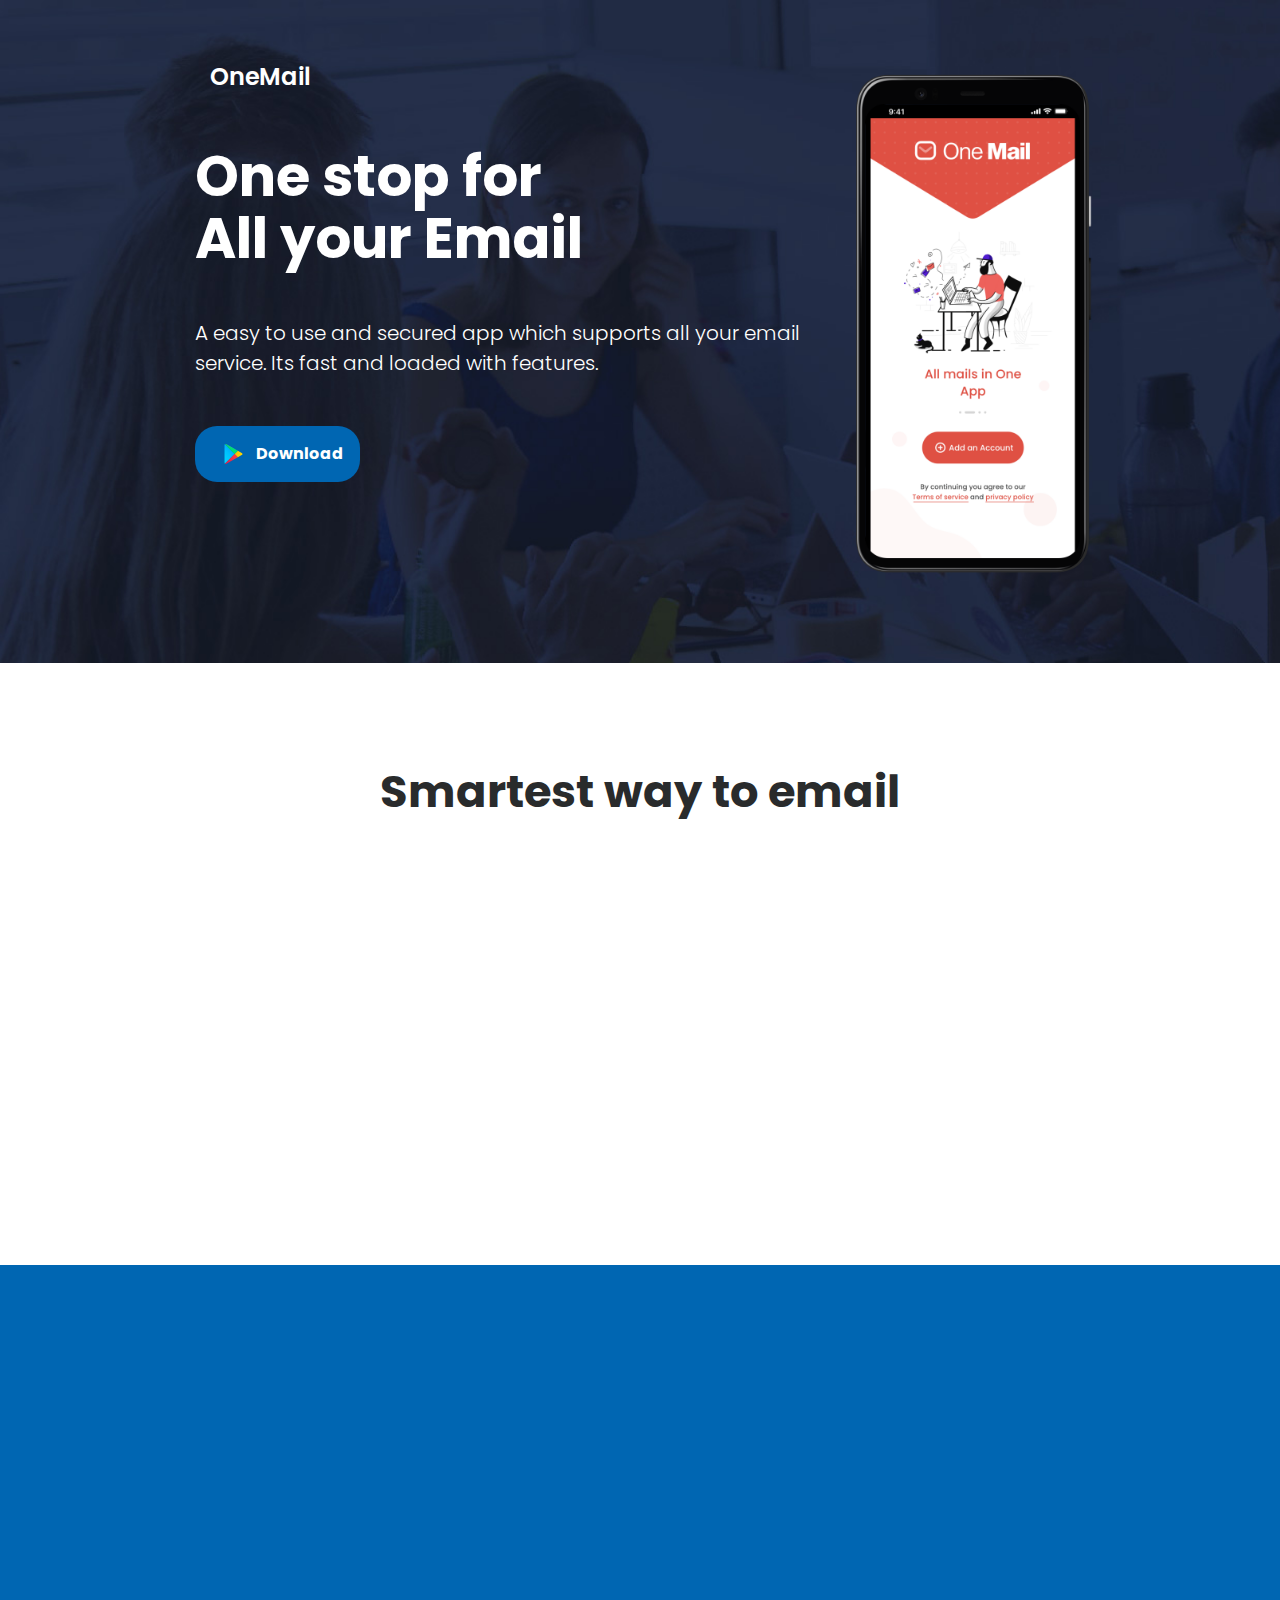
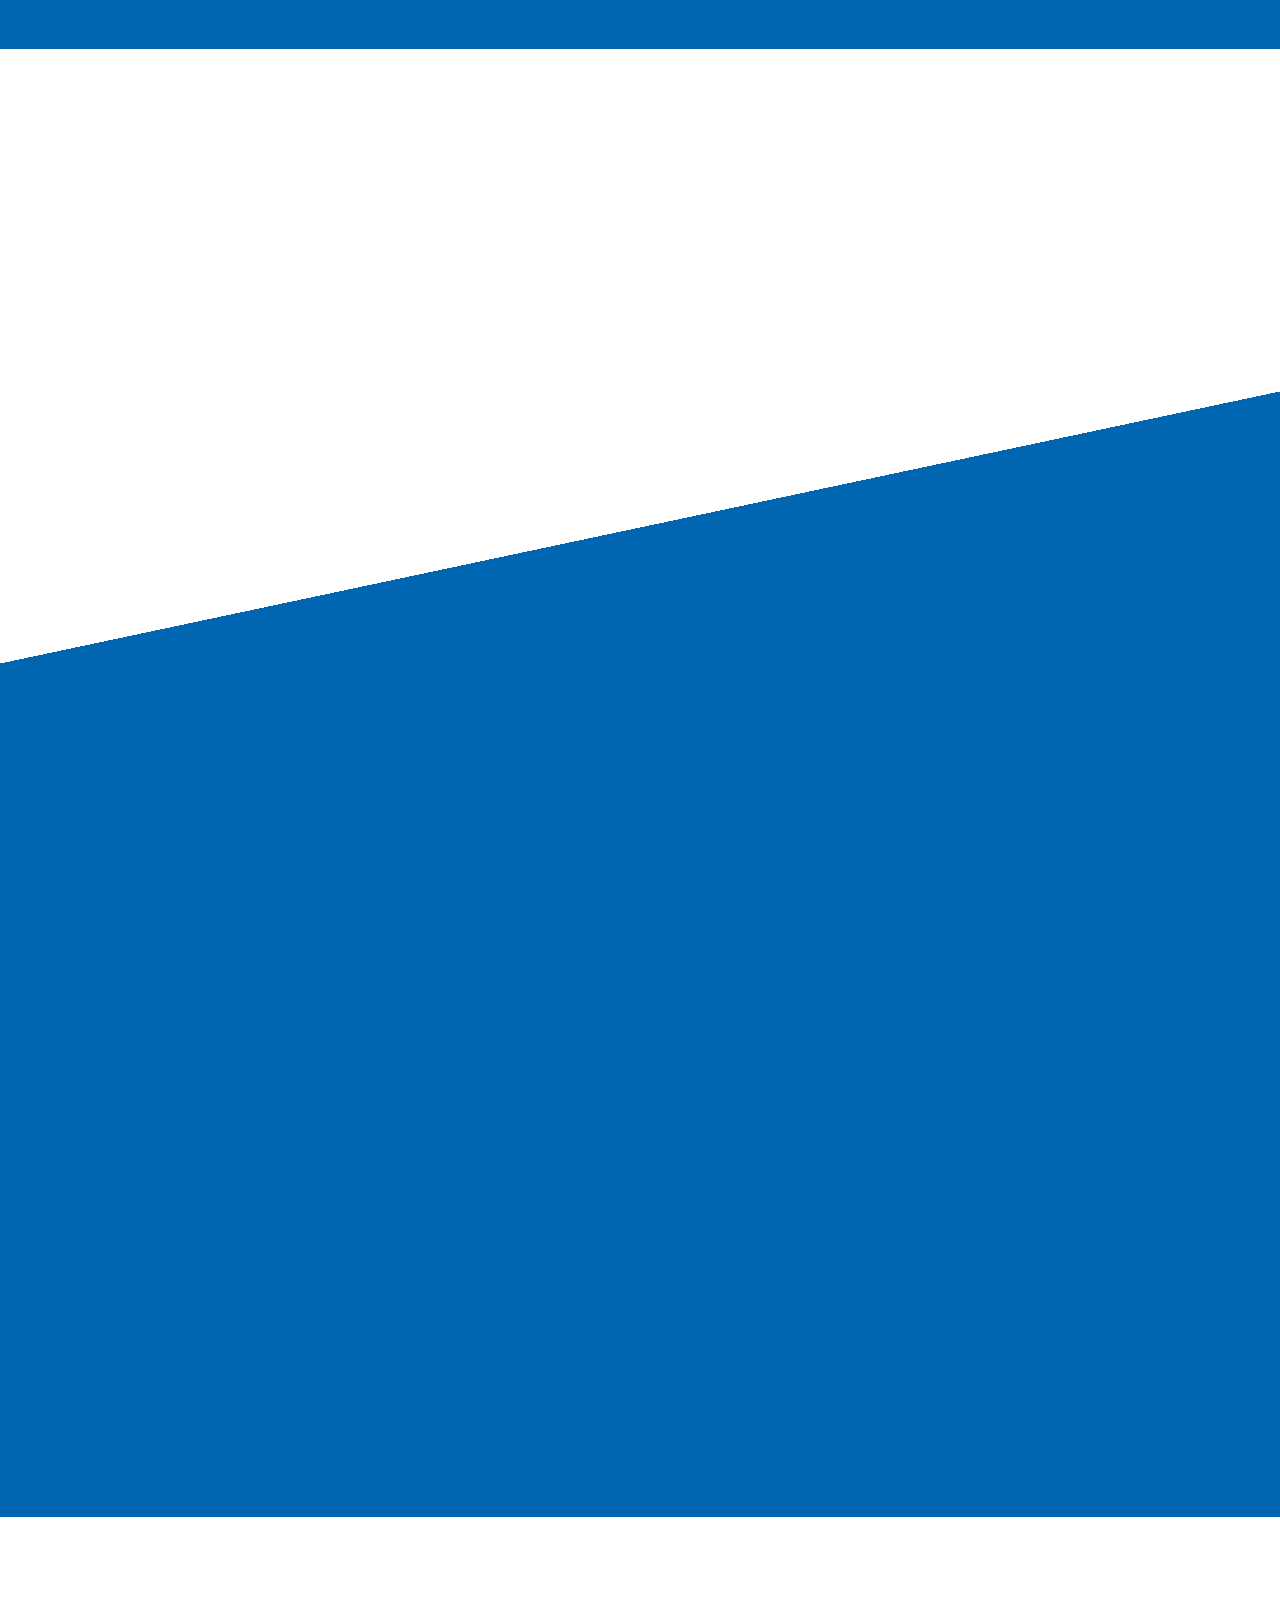
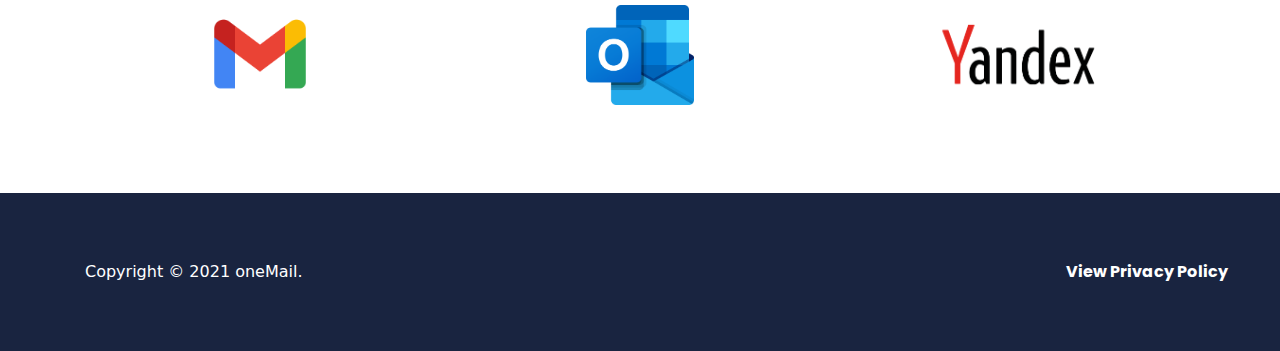
<file: index.html>
<!DOCTYPE html>
<html lang="zh-TW">

<head>
    <meta charset="UTF-8">
    <meta name="viewport" content="width=device-width, initial-scale=1, shrink-to-fit=no">
    <title>oneMail</title>
    <meta name="title" content="oneMail">
    <meta name="description" content="oneMail for all your emails">
    <link rel="stylesheet" href="css/custom.css">
    <link rel="stylesheet" href="css/bootstrap.min.css">
    <link rel="stylesheet" href="font-awesome-4.7.0/css/font-awesome.min.css">
    <link rel="preconnect" href="https://fonts.googleapis.com">
    <link rel="preconnect" href="https://fonts.gstatic.com" crossorigin>
    <link href="https://fonts.googleapis.com/css2?family=Poppins:wght@500&display=swap" rel="stylesheet">
    <link rel="stylesheet" href="css/aos.css">
    <link rel="icon" type="image/png" href="img/logo.png">
</head>

<body>
    <!-- banner -->
    <div class="jumbotron jumbotron-fluid" id="banner" style="background-image: url(img/banner-bk.jpg);">
        <div class="container">
            <div class="row">
                <div class="col-md-1">
                </div>
                <div class="col-md-7">
                    <div class="container text-center text-md-left">
                        <header>
                            <div class="col-md-2">
                                <h4 style="color: white;font-family: 'Poppins', sans-serif; font-weight: 600;">
                                    OneMail
                                </h4>
                            </div>
                        </header>
                        <h1 data-aos="fade" data-aos-easing="linear" data-aos-duration="1000" data-aos-once="true"
                            style="font-family: 'Poppins', sans-serif;"
                            class="display-4 text-white font-weight-bold my-5">
                            One stop for <br>
                            All your Email
                        </h1>
                        <p data-aos="fade" data-aos-easing="linear" data-aos-duration="1000" data-aos-once="true"
                            class="lead text-white my-4" style="font-family: 'Poppins', sans-serif;">
                            A easy to use and secured app which supports all your email
                            <br>
                            service. Its fast and loaded with features.
                        </p>
                        <a href="https://play.google.com/store/apps/details?id=smart.email.allmail.inbox" target="_blank" data-aos="fade" data-aos-easing="linear" data-aos-duration="1000"
                            data-aos-once="true" class="btn my-4 font-weight-bold atlas-cta cta-green"
                            style="font-family: 'Poppins', sans-serif; color: white;">
                            <div class="row my-auto">
                                <img src="img/store.svg" alt="" srcset="" style="height: 30px;">
                                <div class="align-self-center">
                                    Download
                                </div>
                            </div>
                        </a>
                    </div>
                </div>
                <div class="col-md-3">
                    <img src="img/landing.png" alt="" class="mx-auto">
                </div>
                <div class="col-md-3"></div>
            </div>
        </div>
    </div>

    <!-- three-blcok -->

    <div class="container my-5 py-2">
        <h2 class="text-center font-weight-bold my-5" style="font-family: 'Poppins', sans-serif;">Smartest way to
            email
        </h2>
        <div class="row">
            <div data-aos="fade-up" data-aos-delay="0" data-aos-duration="1000" data-aos-once="true"
                class="col-md-4 text-center">
                <img src="img/newsletter.png" alt="Anti-spam" class="mx-auto d-block" style="height: 250px;">
                <h4 style="font-family: 'Poppins', sans-serif; padding-top: 20px;">Manage your Tasks</h4>
                <p style="font-size: 16px; font-family: 'Poppins'; ">Get all your tasks in one place.</p>
            </div>
            <div data-aos="fade-up" data-aos-delay="200" data-aos-duration="1000" data-aos-once="true"
                class="col-md-4 text-center">
                <img src="img/working.png" alt="Phishing Detect" class="mx-auto d-block" style="height: 250px;">
                <h4 style="font-family: 'Poppins', sans-serif; padding-top: 20px;">All Mail in one App</h4>
                <p style="font-size: 16px; font-family: 'Poppins'; ">Add and Manage all your emails in one go</p>
            </div>
            <div data-aos="fade-up" data-aos-delay="400" data-aos-duration="1000" data-aos-once="true"
                class="col-md-4 text-center">
                <img src="img/growth.png" alt="Smart Scan" class="mx-auto d-block" style="height: 250px;">
                <h4 style="font-family: 'Poppins', sans-serif; padding-top: 20px;">Get Quick Mails views</h4>
                <p style="font-size: 16px; font-family: 'Poppins'; ">Get all important attactments easily.</p>
            </div>
        </div>
    </div>

    <div style="background-color: #0066b2;">
        <div class="container my-5 py-2">
            <div class="row">
                <div data-aos="fade-up" data-aos-delay="600" data-aos-duration="1000" data-aos-once="true"
                    class="col-md-4 text-center">
                    <img src="img/1.png" alt="Anti-spam" class="mx-auto d-block" style="height: 250px;">
                    <h4 style="font-family: 'Poppins', sans-serif; padding-top: 20px; color: white;">
                        Clean Design
                    </h4>
                    <p style="font-size: 16px; font-family: 'Poppins'; color: white;">Simple and easy to use
                        interface.<br>Get all important emails seprately
                    </p>
                </div>
                <div data-aos="fade-up" data-aos-delay="800" data-aos-duration="1000" data-aos-once="true"
                    class="col-md-4 text-center">
                    <img src="img/2.png" alt="Phishing Detect" class="mx-auto d-block"
                        style="height: 250px; color: white;">
                    <h4 style="font-family: 'Poppins', sans-serif; padding-top: 20px;color: white;">
                        Templates
                    </h4>
                    <p style="font-size: 16px; font-family: 'Poppins'; color: white;">
                        Make quick conversation
                        through email using templates
                    </p>
                </div>
                <div data-aos="fade-up" data-aos-delay="1000" data-aos-duration="1000" data-aos-once="true"
                    class="col-md-4 text-center">
                    <img src="img/3.png" alt="Smart Scan" class="mx-auto d-block" style="height: 250px;">
                    <h4 style="font-family: 'Poppins', sans-serif; padding-top: 20px;color: white;">
                        Downloads
                    </h4>
                    <p style="font-size: 16px; font-family: 'Poppins'; color: white;">
                        Manage all your attachments in
                        one place
                    </p>
                </div>
            </div>
        </div>
    </div>

    <div class="jumbotron jumbotron-fluid feature" id="feature-first">
        <div class="container my-5">
            <div class="row justify-content-between text-center text-md-left">
                <div data-aos="fade-right" data-aos-duration="1000" data-aos-once="true" class="col-md-6">
                    <h2 class="font-weight-bold" style="font-family: 'poppins';">Take a look inside</h2>
                    <p class="my-4" style="font-family: 'poppins';">Traffic compression brings your messages into
                        your
                        mailbox quickly. So you can use your data plan for other things, like watching that cool
                        video.
                        <br><br> Brings your email in superfast even if the number of messages and contacts you have
                        grows to an amazing size.
                    </p>
                </div>
                <div data-aos="fade-left" data-aos-duration="1000" data-aos-once="true"
                    class="col-md-3 align-self-center">
                    <img src="img/inbox.png" alt="Take a look inside" class="mx-auto img-fluid">
                </div>
            </div>
        </div>
    </div>

    <div class="jumbotron jumbotron-fluid feature" id="feature-last">
        <div class="container">
            <div class="row justify-content-between text-center text-md-left">
                <div data-aos="fade-left" data-aos-duration="1000" data-aos-once="true" class="col-md-6 flex-md-last">
                    <h2 class="font-weight-bold" style="color: white; font-family: 'poppins';">Safe and reliable
                    </h2>
                    <p class="my-4" style="color: white; font-family: 'poppins';">
                        Import your contacts from all your email accounts. Access frequent contacts easily. Start
                        typing
                        name or email and myMail will suggest best matching contacts from all of your address book.

                        <br> <br>Share all those party photos with a few taps! Pick a bunch of pictures from your
                        photo
                        gallery all at once.
                    </p>
                </div>
                <div data-aos="fade-right" data-aos-duration="1000" data-aos-once="true"
                    class="col-md-3 align-self-center flex-md-first">
                    <img src="img/contacts.png" alt="Safe and reliable" class="mx-auto d-block">
                </div>
            </div>
        </div>
    </div>

    <div class="jumbotron jumbotron-fluid" style="background-color: white;">
        <div class="container">
            <div class="row">
                <div class="col-sm-4 col-md-4 py-4 align-self-center">
                    <img src="img/gmail.png" class="mx-auto d-block" style="height: 100px;">
                </div>
                <div class="col-sm-4 col-md-4 py-4 align-self-center">
                    <img src="img/outlook.png" class="mx-auto d-block" style="height: 100px;">
                </div>
                <div class="col-sm-4 col-md-4 py-4 align-self-center">
                    <img src="img/yandex.png" class="mx-auto d-block" style="height: 100px;">
                </div>
            </div>
        </div>
    </div>

    <div class="jumbotron jumbotron-fluid" id="copyright">
        <div class="container">
            <div class="row justify-content-between">
                <div class="col-md-10 col-sm-12 text-white align-self-center text-center text-md-left my-2">
                    Copyright © 2021 oneMail.
                </div>
                <div class="col-md-2 col-sm-12">
                    <a href="/privacyPolicy.html" class="btn my-4 font-weight-bold atlas-cta" style="font-family: 'Poppins', sans-serif; color: white;">
                        View Privacy Policy
                    </a>
                </div>
            </div>
        </div>
    </div>

    <script src="js/aos.js"></script>
    <script>
        AOS.init({
        });
    </script>
</body>

</html>
</file>
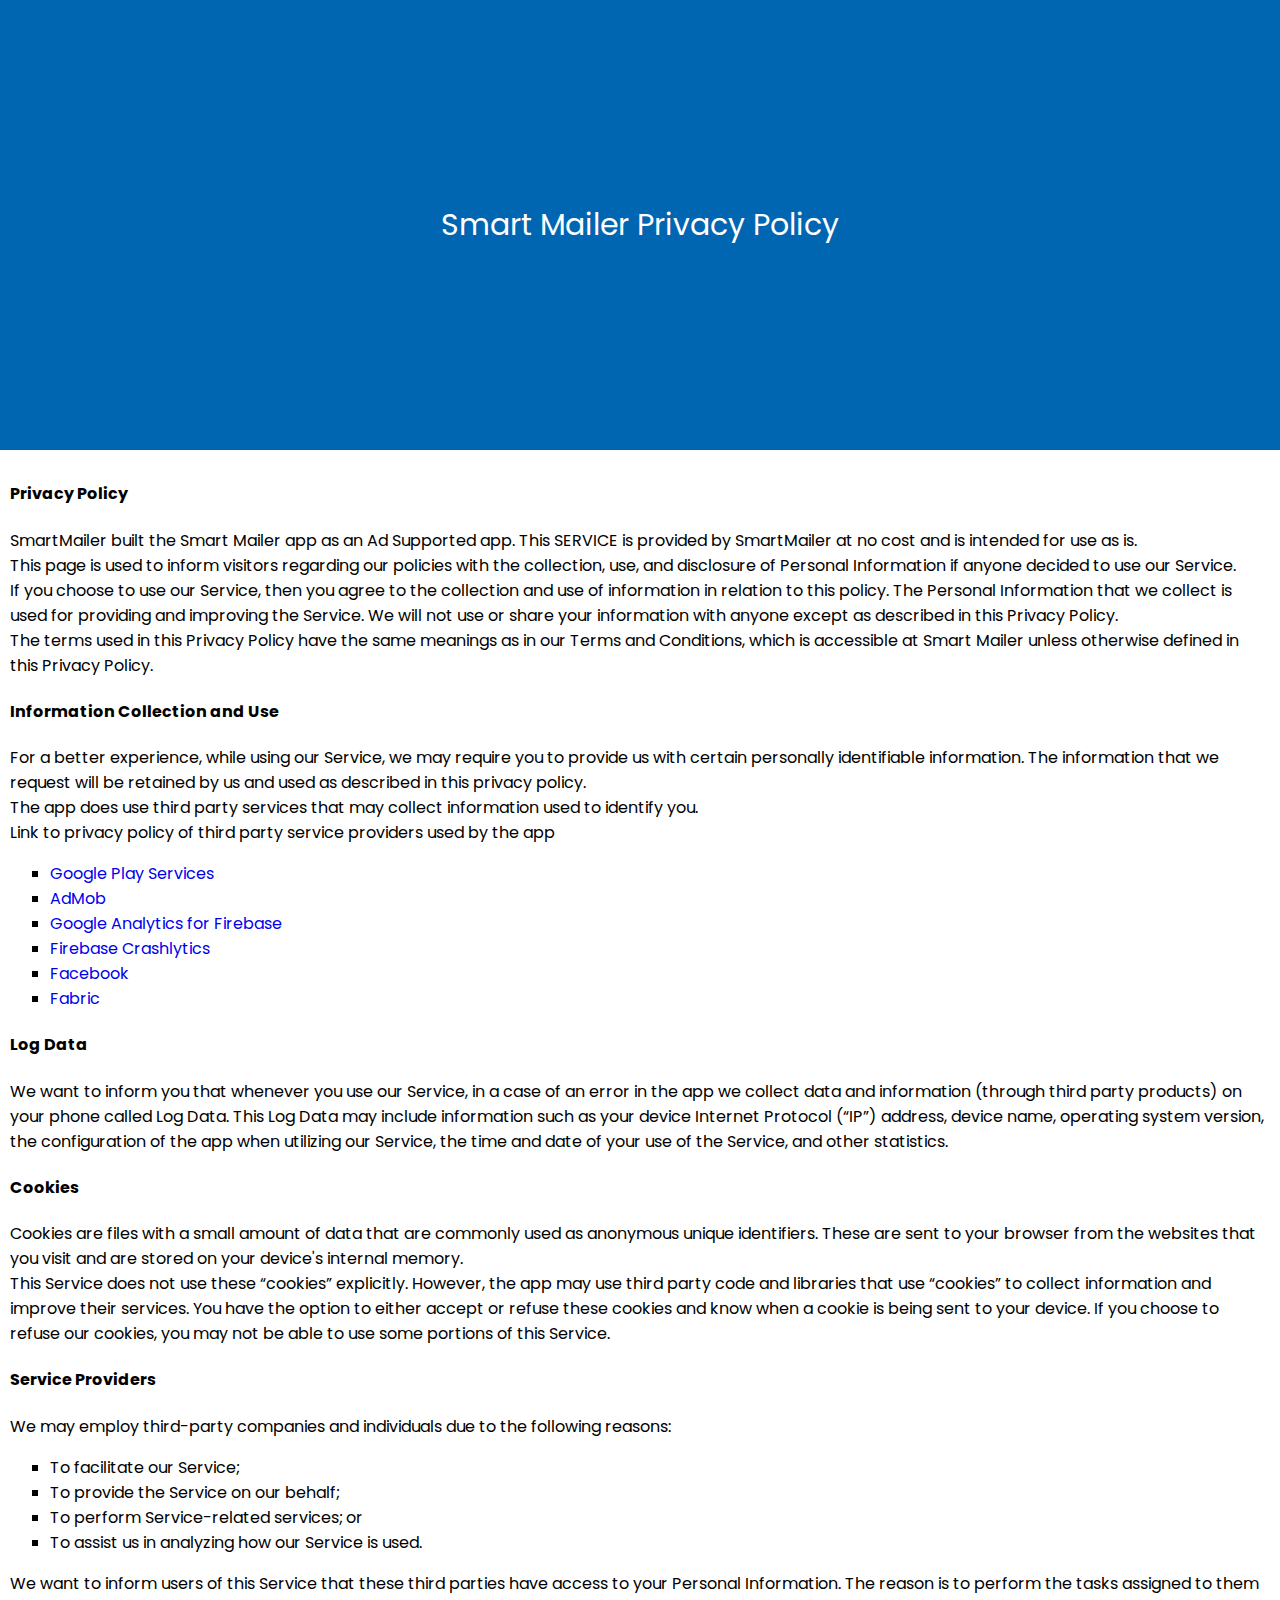
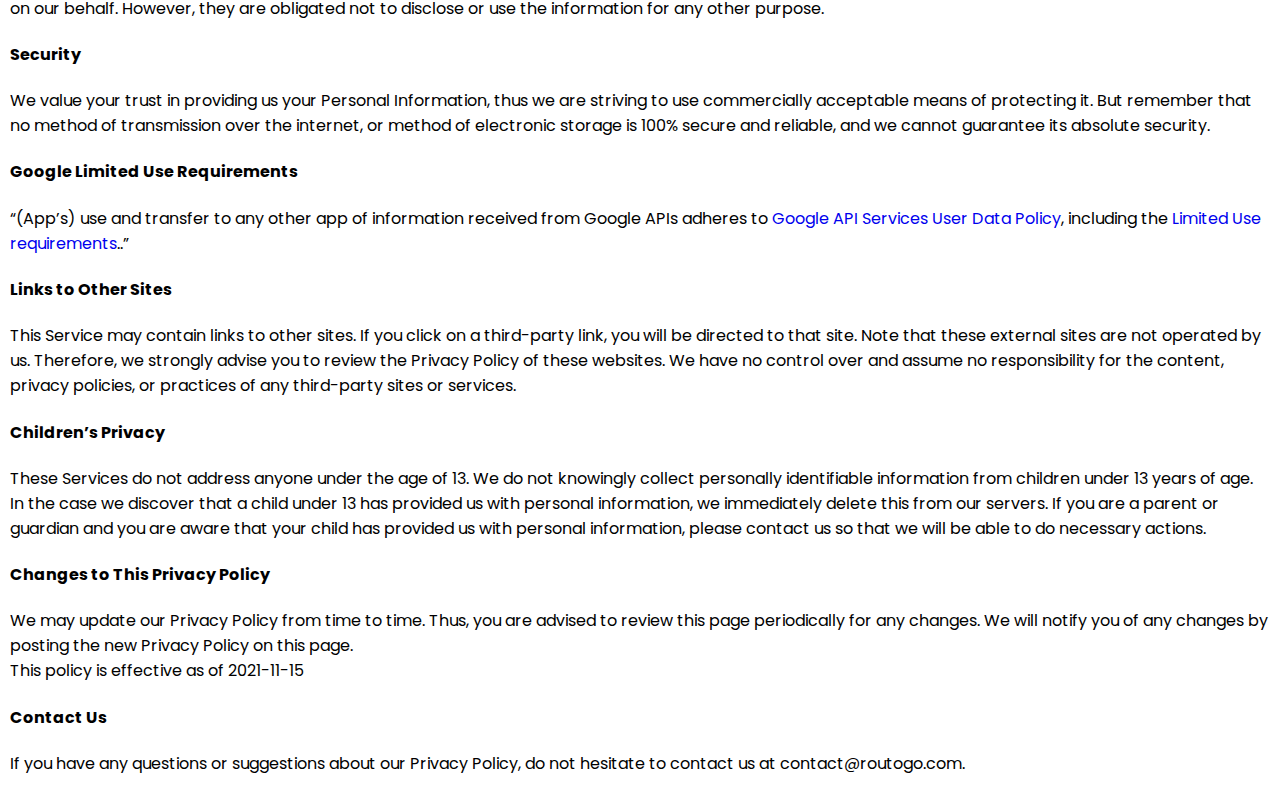
<file: privacyPolicy.html>
<!DOCTYPE html>
<html lang="en">

<head>
    <meta charset="UTF-8">
    <meta http-equiv="X-UA-Compatible" content="IE=edge">
    <meta name="viewport" content="width=device-width, initial-scale=1.0">
    <link rel="stylesheet" href="css/privacy_policy.css">
    <title>Privacy Policy</title>
</head>

<body>
    <div class="header">
        Smart Mailer Privacy Policy
    </div>
    
    
    <div class="policy">
        <h4>
            Privacy Policy
        </h4>
        <p>
            SmartMailer built the Smart Mailer app as an Ad Supported app. This SERVICE is provided by SmartMailer at no
            cost and is intended for use as is.
            <br>
    
            This page is used to inform visitors regarding our policies with the collection, use, and disclosure of Personal
            Information if anyone decided to use our Service.
            <br>
            If you choose to use our Service, then you agree to the collection and use of information in relation to this
            policy. The Personal Information that we collect is used for providing and improving the Service. We will not
            use or share your information with anyone except as described in this Privacy Policy.
            <br>
            The terms used in this Privacy Policy have the same meanings as in our Terms and Conditions, which is accessible
            at Smart Mailer unless otherwise defined in this Privacy Policy.
        </p>
        <h4>
            Information Collection and Use
        </h4>
        <p>
            For a better experience, while using our Service, we may require you to provide us with certain personally
            identifiable information. The information that we request will be retained by us and used as described in this
            privacy policy.
            <br>
            The app does use third party services that may collect information used to identify you.
            <br>
            Link to privacy policy of third party service providers used by the app
        </p>
    
        <ul>
            <li>
                <a href="https://www.google.com/policies/privacy/" target="_blank">Google Play Services</a>
            </li>
            <li>
                <a href="https://support.google.com/admob/answer/6128543?hl=en/" target="_blank">AdMob</a>
            </li>
            <li>
                <a href="https://firebase.google.com/policies/analytics" target="_blank">Google Analytics for Firebase</a>
            </li>
            <li>
                <a href="https://firebase.google.com/support/privacy/" target="_blank">Firebase Crashlytics</a>
            </li>
            <li>
                <a href="https://www.google.com/url?q=https%3A%2F%2Fwww.facebook.com%2Fabout%2Fprivacy%2Fupdate%2Fprintable&sa=D&sntz=1&usg=AFQjCNFLa1x0FKy8-ldlfA0ltwmF2rYThw" target="_blank">Facebook</a>
            </li>
            <li>
                <a href=https://policies.google.com/privacy" target="_blank">Fabric</a>
            </li>
        </ul>
        <h4>Log Data</h4>
        <p>
            We want to inform you that whenever you use our Service, in a case of an error in the app we collect data and
            information (through third party products) on your phone called Log Data. This Log Data may include information
            such as your device Internet Protocol (“IP”) address, device name, operating system version, the configuration
            of the app when utilizing our Service, the time and date of your use of the Service, and other statistics.
        </p>
    
        <h4>Cookies</h4>
        <p>
            Cookies are files with a small amount of data that are commonly used as anonymous unique identifiers. These are
            sent to your browser from the websites that you visit and are stored on your device's internal memory.
            <br>
            This Service does not use these “cookies” explicitly. However, the app may use third party code and libraries
            that use “cookies” to collect information and improve their services. You have the option to either accept or
            refuse these cookies and know when a cookie is being sent to your device. If you choose to refuse our cookies,
            you may not be able to use some portions of this Service.
        </p>
    
        <h4>Service Providers</h4>
        <p>
            We may employ third-party companies and individuals due to the following reasons:
        </p>
        <ul>
            <li>
                To facilitate our Service;
            </li>
            <li>
    
                To provide the Service on our behalf;
            </li>
            <li>
                To perform Service-related services; or
            </li>
            <li>
                To assist us in analyzing how our Service is used.
            </li>
        </ul>
    
        <p>We want to inform users of this Service that these third parties have access to your Personal Information. The
            reason is to perform the tasks assigned to them on our behalf. However, they are obligated not to disclose or
            use the information for any other purpose.</p>
    
        <h4>
            Security
        </h4>
    
        <p>We value your trust in providing us your Personal Information, thus we are striving to use commercially
            acceptable means of protecting it. But remember that no method of transmission over the internet, or method of
            electronic storage is 100% secure and reliable, and we cannot guarantee its absolute security.
        </p>
    
        <h4>
            Google Limited Use Requirements
        </h4>
    
        <p>
            “(App’s) use and transfer to any other app of information received from Google APIs adheres to <a href="https://developers.google.com/terms/api-services-user-data-policy#additional_requirements_for_specific_api_scopes" target="_blank">Google
                API
                Services User Data Policy</a>, including the <a
                href="https://support.google.com/cloud/answer/9110914#explain-types&zippy=%2Ccould-you-explain-the-limited-use-requirements-from-the-google-api-services-user-data-policy" target="_blank">Limited
                Use requirements</a>..”
        </p>
    
        <h4>
            Links to Other Sites
        </h4>
    
        <p>
            This Service may contain links to other sites. If you click on a third-party link, you will be directed to that
            site. Note that these external sites are not operated by us. Therefore, we strongly advise you to review the
            Privacy Policy of these websites. We have no control over and assume no responsibility for the content, privacy
            policies, or practices of any third-party sites or services.
        </p>
    
        <h4>
            Children’s Privacy
        </h4>
        <p>
            These Services do not address anyone under the age of 13. We do not knowingly collect personally identifiable
            information from children under 13 years of age. In the case we discover that a child under 13 has provided us
            with personal information, we immediately delete this from our servers. If you are a parent or guardian and you
            are aware that your child has provided us with personal information, please contact us so that we will be able
            to do necessary actions.
        </p>
    
        <h4>
            Changes to This Privacy Policy
        </h4>
        <p>
            We may update our Privacy Policy from time to time. Thus, you are advised to review this page periodically for
            any changes. We will notify you of any changes by posting the new Privacy Policy on this page.
            <br>
            This policy is effective as of 2021-11-15
        </p>
    
        <h4>
            Contact Us
        </h4>
        <p>
            If you have any questions or suggestions about our Privacy Policy, do not hesitate to contact us at
            contact@routogo.com.
        </p>
    </div>

</body>

</html>
</file>
<file: css/custom.css>
body { 

    max-width: 100%; 
       overflow-x: hidden; 
 }

h2 {
    font-size: 2.8rem !important;
    font-weight: 700;
}

img {
    display: block;
    max-width: 100%;
}

a,
button {
    cursor: pointer;
}

.jumbotron {
    margin-bottom: 0 !important;
}

.atlas-cta {
    border-radius: 22px !important;
    padding: 12px 30px !important;
    font-weight: 700;
    transition: .3s ease-in-out !important;
}

.atlas-cta:hover {
    text-decoration: none;
    transform: translateY(-5px);
}

.atlas-cta-wide {
    width: 100%;
}

.cta-green {
    background: #0066b2;
    color: #192440;
}

.cta-green:hover {
    color: #ffffff;
    background: #0066b2;
}

.cta-blue {
    background: #192440;
    color: #ffffff;
}

.cta-blue:hover {
    color: #ffffff;
    background: #121a2e;
}

.cta-ghost {
    border: 2px solid #192440 !important;
    color: #192440;
}

.cta-ghost:hover {
    color: #ffffff;
    background: #121a2e;
}

#banner {
    background-size: cover;
}

/********** banner **********/
#banner header {
    overflow: hidden;
}

#banner header img {
    max-width: 80px;
}

/********** feature (skew background) **********/
.feature img {
    width: 100%;
    max-width: 480px;
}

#feature-first {
    background: linear-gradient(168deg, #ffffff 55%, #0066b2 0);
}

#feature-last {
    background: #0066b2;
}

/********** price table **********/
#price-table {
    padding-top: 4rem !important;
    padding-bottom: 4rem !important;
}

#price-table__premium {
    background: #192440;
    color: #ffffff;
}

#price-table ul li {
    padding: 5px 0;
}

/********** contact **********/
#contact {
    background-size: cover;
}

#contact ul li {
    padding: 3px 0;
}

#contact form {
    color: #0066b2;
}

#contact form input,
#contact form textarea {
    background: transparent;
    border: 1px solid #0066b2;
    color: #ffffff;
}

/********** copyright **********/
#copyright {
    background: #192440;
    padding: 2rem 3rem;
}

#copyright #social-media a {
    width: 40px;
    height: 40px;
    border-radius: 99%;
    background: #ffffff;
    transition: .4s ease;
}

#copyright #social-media a i {
    color: #192440;
    font-size: 1.2rem;
    line-height: 40px;
}

#copyright #social-media a:hover {
    background: #0066b2;
}

#copyright #social-media a:hover i {
    color: #ffffff;
}

/********** RWD **********/
@media (max-width: 575px) {
    #banner h1 {
        font-size: 3.6rem;
    }
}
</file>
<file: css/privacy_policy.css>
@import url('https://fonts.googleapis.com/css2?family=Poppins&display=swap');

body{
    padding: 0;
    margin: 0;
    font-family: 'Poppins', sans-serif;
}

li {
    list-style-type: square;
}

a {
    text-decoration:none;
}
.policy {
    padding: 10px;
}

.header {
    width: 100%;
    height: 50vh;
    display: flex;
    background-color: #0066b2;
    justify-content: center;
    align-items: center;
    font-size: 30px;
    color: white;
    text-align: center;
}
</file>
